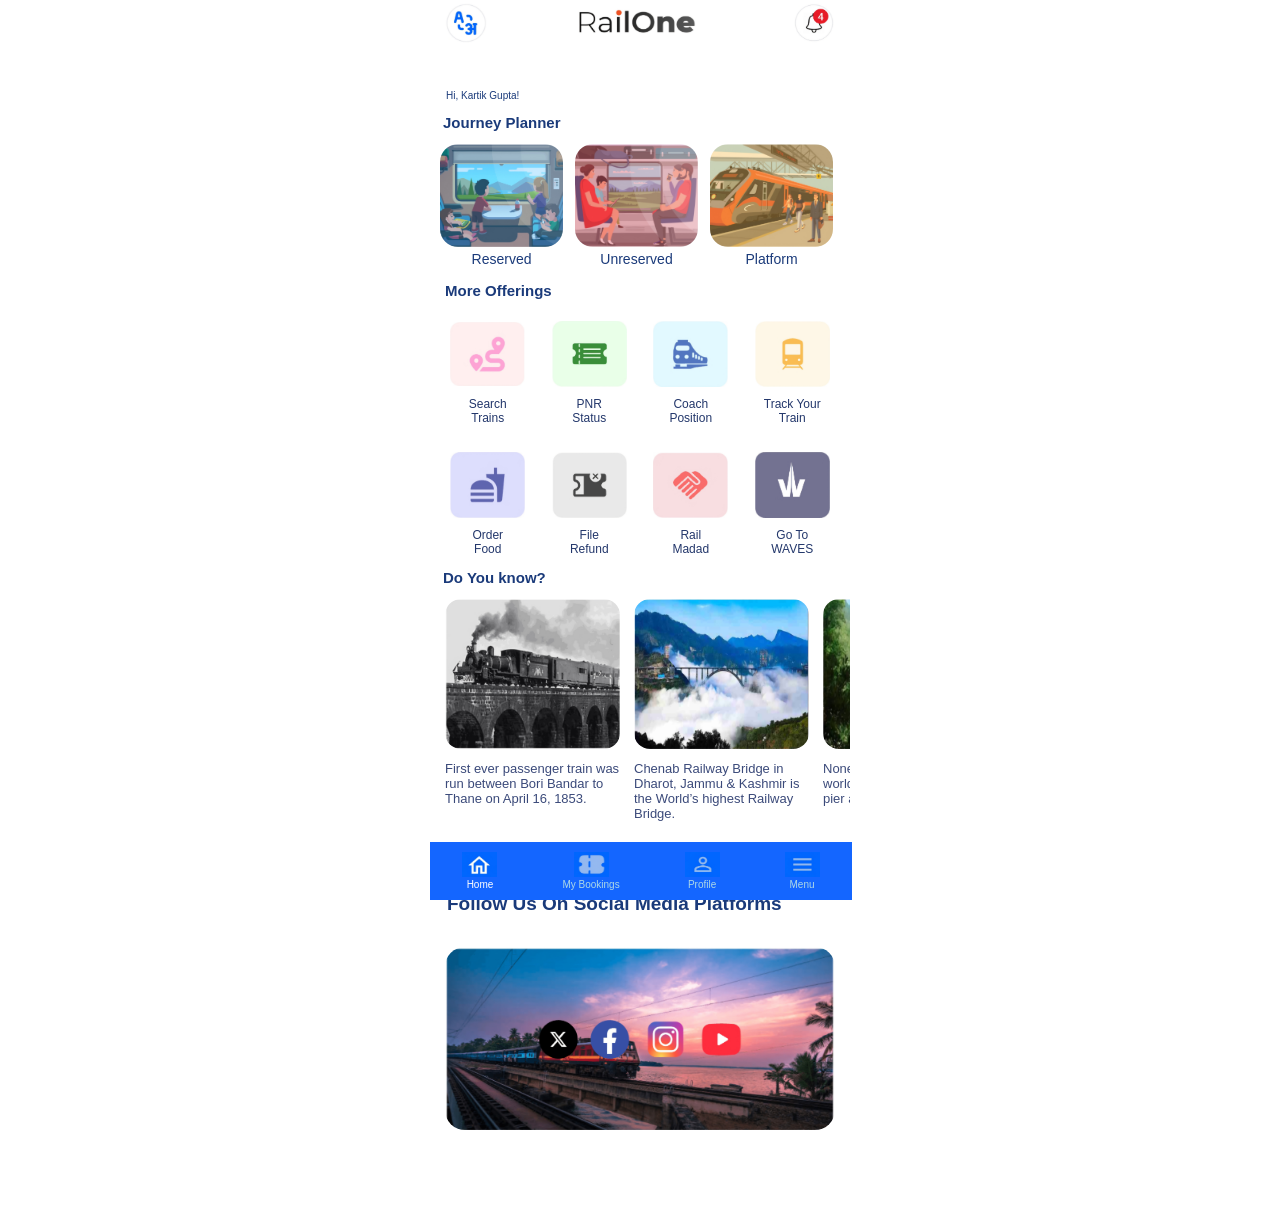
<file: index.html>
<!DOCTYPE html>
<html>

<head>

    <meta name="viewport" content="width=device-width, initial-scale=1.0">

    <title>RailOne UI Clone</title>

    <link rel="stylesheet" href="Style/index.css">

    <link href="https://cdn.jsdelivr.net/npm/boxicons@2.1.4/css/boxicons.min.css" rel="stylesheet">

</head>


<body>

    <div class="app">

        <!-- TOP BAR -->

        <div class="topbar">

            <div class="circle lang">
                <img src="image/LANG.jpg" class="custom-icon1">
            </div>

            <div class="logo">
               <img src="image/rail.jpg" >
            </div>

            <div class="circle bell">

                <img src="image/bell.jpg" class="custom-icon1">

            </div>

        </div>



        <!-- GREETING -->

        <p class="hello">Hi, Kartik Gupta!</p>



        <!-- JOURNEY PLANNER -->

        <h2>Journey Planner</h2>

        <div class="planner">

            <div class="plan">
                <img src="image/reserved.jpg">
                <p>Reserved</p>
            </div>

            <div class="plan">
                <img src="image/unreserved.jpg">
                <p>Unreserved</p>
            </div>

            <div class="plan">
                <img src="image/platorm.jpg">
                <p>Platform</p>
            </div>

        </div>



        <!-- MORE OFFERINGS -->

<section class="offerings">

    <h2 class="section-title">More Offerings</h2>

    <div class="offer-grid">

        <div class="offer-item">
            <div class="icon pink">
                <img src="image/b1.jpg" class="custom-icon">
            </div>
            <p>Search<br>Trains</p>
        </div>

        <div class="offer-item">
            <div class="icon green">
                <img src="image/b2.jpg" class="custom-icon">
            </div>
            <p>PNR<br>Status</p>
        </div>

        <div class="offer-item">
            <div class="icon blue">
                <img src="image/b3.jpg" class="custom-icon">
            </div>
            <p>Coach<br>Position</p>
        </div>

        <div class="offer-item">
            <div class="icon yellow">
                <img src="image/b4.jpg" class="custom-icon">
            </div>
            <p>Track Your<br>Train</p>
        </div>

        <div class="offer-item">
            <div class="icon purple">
                <img src="image/b5.jpg" class="custom-icon">
            </div>
            <p>Order<br>Food</p>
        </div>

        <div class="offer-item">
            <div class="icon grey">
                <img src="image/b6.jpg" class="custom-icon">
            </div>
            <p>File<br>Refund</p>
        </div>

        <div class="offer-item">
            <div class="icon red">
                <img src="image/b7.jpg" class="custom-icon">
            </div>
            <p>Rail<br>Madad</p>
        </div>

        <div class="offer-item">
            <div class="icon dark">
               <img src="image/b8.jpg" class="custom-icon">
            </div>
            <p>Go To<br>WAVES</p>
        </div>

    </div>

</section>


        <!-- DO YOU KNOW -->

        <h2>Do You know?</h2>

        <div class="facts">

            <div class="fact">
                <img src="image/A1.jpg">
                <p>
                    First ever passenger train was run between Bori Bandar to Thane on April 16, 1853.
                </p>
            </div>

            <div class="fact">
                <img src="image/A2.jpg">
                <p>
                    Chenab Railway Bridge in Dharot, Jammu & Kashmir is the World’s highest Railway Bridge.
                </p>
            </div>

            <div class="fact">
                    <img src="image/A5.jpg">
                    <p>
                        Noney Bridge is going to be world's tallest railway bridge pier at a height of141 meters.
                    </p>
                </div>

                <div class="fact">
                    <img src="image/A3.jpg">
                    <p>
                        Shree Siddharoodha Swamij Railwav Station Hubballi is world's longest Railway Platform with length of 1505 meters.
                    </p>
                </div>
            
               <div class="fact">
                    <img src="image/A4.jpg">
                    <p>
                        99% Electrification is achieved in Indian Railways.
                    </p>
                </div> 

        </div>



        <!-- SOCIAL MEDIA -->

        <h2 class="social-h">Follow Us On Social Media Platforms</h2>

        <div class="social">

            <img src="image/social.jpg">

        </div>



        <!-- BOTTOM NAV -->

        <div class="bottomnav">

            <div class="nav active">
                <a href="index.html">
                    <img src="image/home.jpg" class="nlogo">
                </a>
                <p style="color:white;">Home</p>
            </div>

            <div class="nav">
                <a href="Booking/upcoming.html">
                    <img src="image/booki.jpg" class="nlogo">
                </a>
                <p>My Bookings</p>
            </div>

            <div class="nav">
                <a href="#">
                    <img src="image/you.jpg" class="nlogo">
                </a>
                <p>Profile</p>
            </div>

            <div class="nav">
                <a href="">
                    <img src="image/menu.jpg" class="nlogo">
                </a>
                <p>Menu</p>
            </div>

        </div>

    </div>

</body>

</html>
</file>
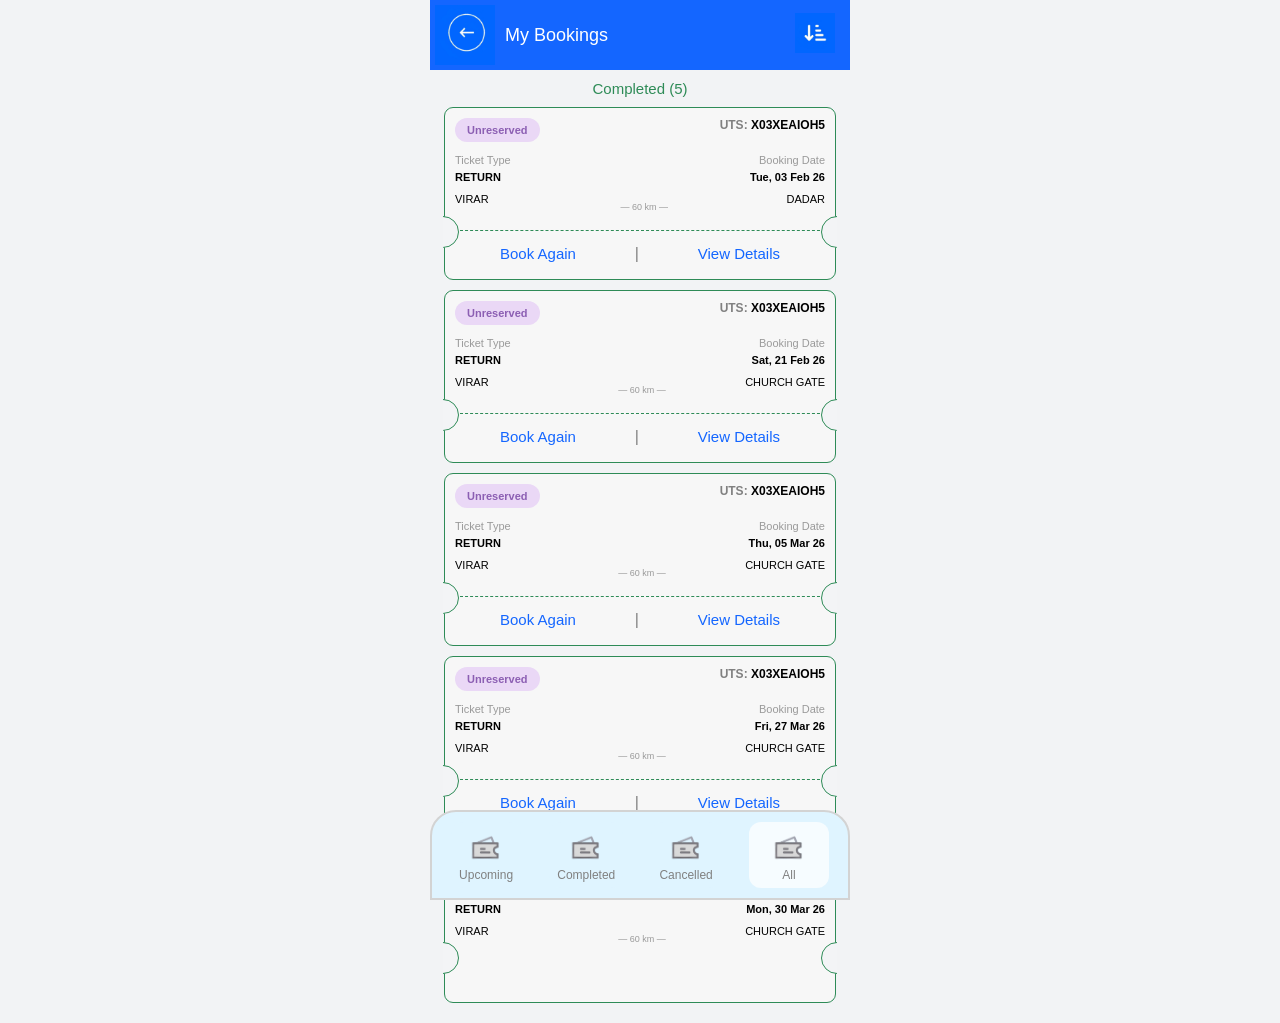
<file: Booking/all.html>
<!DOCTYPE html>
<html lang="en">
<head>
    <meta charset="UTF-8">
    <meta name="viewport" content="width=device-width, initial-scale=1.0">
    <title>Completed</title>
    <link rel="stylesheet" href="../Style/complete.css">
    <link href='https://unpkg.com/boxicons@2.1.4/css/boxicons.min.css' rel='stylesheet'>
    <link href="https://fonts.googleapis.com/css2?family=Roboto:wght@300;400;500;700&display=swap" rel="stylesheet">
</head>

<body>

<div class="app">

    <!-- TOP BAR -->
    <div class="topbar">

        <a href="../index.html" class="back-btn">
            <img src="../image/back.jpg" class="fi2">
        </a>

        <h2>My Bookings</h2>

        <a href="#" class="filter-icon">
            <img src="../image/filter.jpg" class="fi">
        </a>

    </div>

    <!-- CONTENT -->
    <div class="content">

        <div class="status"> Completed (5)</div>

<!-- TICKET 1 -->
<div class="ticket">

<div class="ticket-header">
<div class="tag">Unreserved</div>
<div class="uts"><span> UTS:</span> X03XEAIOH5</div>
</div>

<div class="ticket-body">

<div>
<p class="label">Ticket Type</p>
<p class="value">RETURN</p>
<p class="station">VIRAR</p>
</div>

<div class="center">— 60 km —</div>

<div>
<p class="label1">Booking Date</p>
<p class="value1">Tue, 03 Feb 26</p>
<p class="station1">DADAR</p>
</div>

</div>

<div class="divider"></div>

<div class="ticket-actions">
<a href="book.html">Book Again</a>
<span>|</span>
<a href="detail.html">View Details</a>
</div>

</div>

<!-- TICKET 2 -->
<div class="ticket">

<div class="ticket-header">
<div class="tag">Unreserved</div>
<div class="uts"><span> UTS:</span> X03XEAIOH5</div>
</div>

<div class="ticket-body">

<div>
<p class="label">Ticket Type</p>
<p class="value">RETURN</p>
<p class="station">VIRAR</p>
</div>

<div class="center">— 60 km —</div>

<div>
<p class="label1">Booking Date</p>
<p class="value1">Sat, 21 Feb 26</p>
<p class="station1">CHURCH GATE</p>
</div>

</div>

<div class="divider"></div>

<div class="ticket-actions">
<a href="book.html">Book Again</a>
<span>|</span>
<a href="detail2.html">View Details</a>
</div>

</div>

<!-- TICKET 3 -->
<div class="ticket">

<div class="ticket-header">
<div class="tag">Unreserved</div>
<div class="uts"><span> UTS:</span> X03XEAIOH5</div>
</div>

<div class="ticket-body">

<div>
<p class="label">Ticket Type</p>
<p class="value">RETURN</p>
<p class="station">VIRAR</p>
</div>

<div class="center">— 60 km —</div>

<div>
<p class="label1">Booking Date</p>
<p class="value1">Thu, 05 Mar 26</p>
<p class="station1">CHURCH GATE</p>
</div>

</div>

<div class="divider"></div>

<div class="ticket-actions">
<a href="book.html">Book Again</a>
<span>|</span>
<a href="detail2.html">View Details</a>
</div>

</div>

<!-- TICKET 4 -->
<div class="ticket">

<div class="ticket-header">
<div class="tag">Unreserved</div>
<div class="uts"><span> UTS:</span> X03XEAIOH5</div>
</div>

<div class="ticket-body">

<div>
<p class="label">Ticket Type</p>
<p class="value">RETURN</p>
<p class="station">VIRAR</p>
</div>

<div class="center">— 60 km —</div>

<div>
<p class="label1">Booking Date</p>
<p class="value1">Fri, 27 Mar 26</p>
<p class="station1">CHURCH GATE</p>
</div>

</div>

<div class="divider"></div>

<div class="ticket-actions">
<a href="book.html">Book Again</a>
<span>|</span>
<a href="detail2.html">View Details</a>
</div>

</div>

<!-- TICKET 5 -->
<div class="ticket">

<div class="ticket-header">
<div class="tag">Unreserved</div>
<div class="uts"><span> UTS:</span> X03XEAIOH5</div>
</div>

<div class="ticket-body">

<div>
<p class="label">Ticket Type</p>
<p class="value">RETURN</p>
<p class="station">VIRAR</p>
</div>

<div class="center">— 60 km —</div>

<div>
<p class="label1">Booking Date</p>
<p class="value1">Mon, 30 Mar 26</p>
<p class="station1">CHURCH GATE</p>
</div>

</div>

        <!-- BOTTOM NAV -->
        <div class="tabs">

            <a href="upcoming.html" class="tab">
                <img src="../image/t3.png" class="nlogo">
                <p>Upcoming</p>
            </a>

            <a href="complete.html" class="tab">
                <img src="../image/t3.png" class="nlogo">
                <p>Completed</p>
            </a>

            <a href="cancel.html" class="tab">
                <img src="../image/t3.png" class="nlogo">
                <p>Cancelled</p>
            </a>

            <a href="all.html" class="tab">
                <img src="../image/t3.png" class="nlogo">
                <p>All</p>
            </a>

        </div>

    </div>
    <script src="script.js"></script>
</body>
</html>
</file>
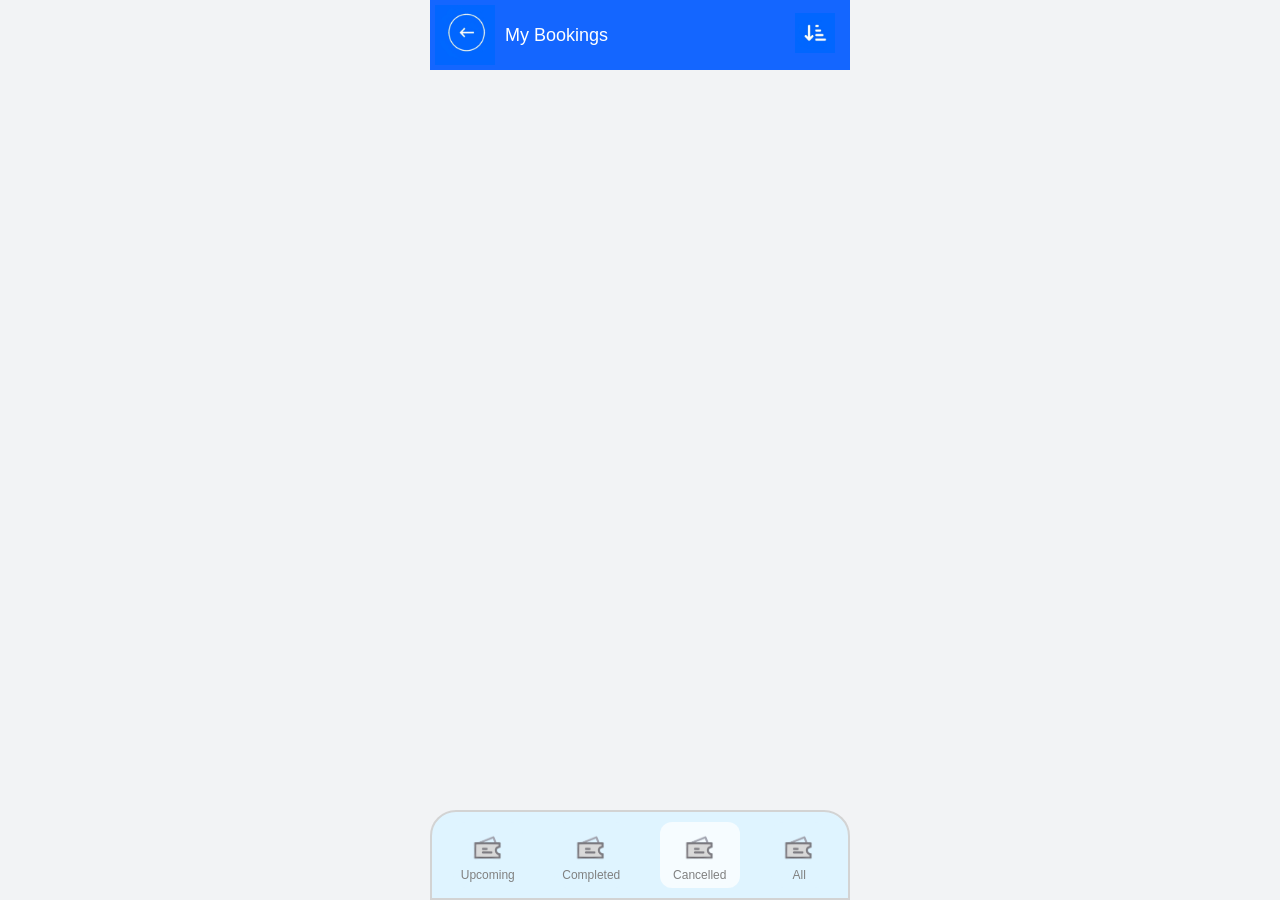
<file: Booking/cancel.html>
<!DOCTYPE html>
<html lang="en">
<head>
    <meta charset="UTF-8">
    <meta name="viewport" content="width=device-width, initial-scale=1.0">
    <title>Completed</title>
    <link rel="stylesheet" href="../Style/complete.css">
    <link href='https://unpkg.com/boxicons@2.1.4/css/boxicons.min.css' rel='stylesheet'>
    <link href="https://fonts.googleapis.com/css2?family=Roboto:wght@300;400;500;700&display=swap" rel="stylesheet">
</head>

<body>

<div class="app">

    <!-- TOP BAR -->
    <div class="topbar">

        <a href="../index.html" class="back-btn">
            <img src="../image/back.jpg" class="fi2">
        </a>

        <h2>My Bookings</h2>

        <a href="#" class="filter-icon">
            <img src="../image/filter.jpg" class="fi">
        </a>

    </div>


        <!-- BOTTOM NAV -->
        <div class="tabs">

            <a href="upcoming.html" class="tab">
                <img src="../image/t3.png" class="nlogo">
                <p>Upcoming</p>
            </a>

            <a href="complete.html" class="tab">
                <img src="../image/t3.png" class="nlogo">
                <p>Completed</p>
            </a>

            <a href="cancel.html" class="tab">
                <img src="../image/t3.png" class="nlogo">
                <p>Cancelled</p>
            </a>

            <a href="all.html" class="tab">
                <img src="../image/t3.png" class="nlogo">
                <p>All</p>
            </a>

        </div>

    </div>
    <script src="script.js"></script>
</body>
</html>
</file>
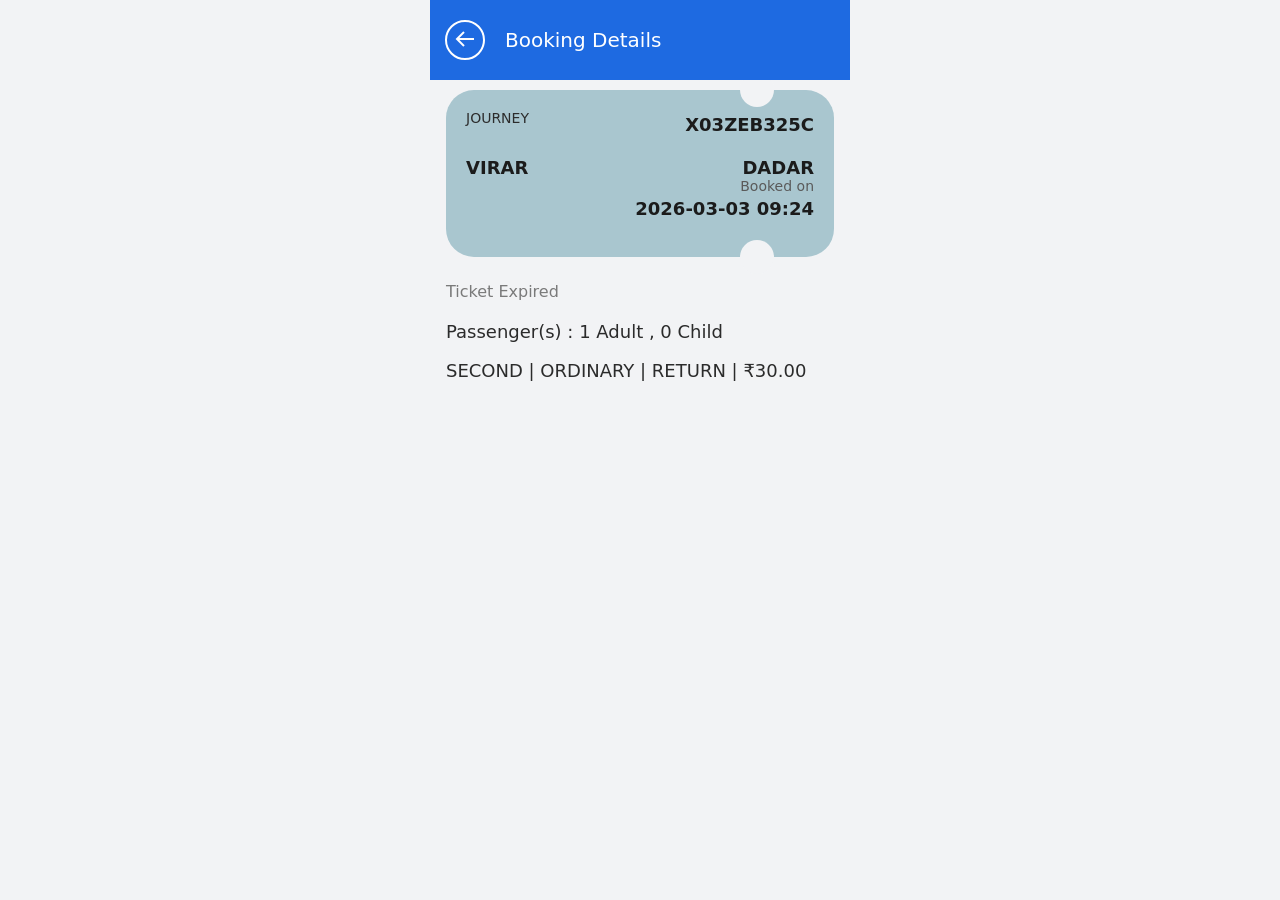
<file: Booking/detail.html>
<!DOCTYPE html>
<html lang="en">
<head>
<meta charset="UTF-8">
<meta name="viewport" content="width=device-width, initial-scale=1.0">
<link href='https://unpkg.com/boxicons@2.1.4/css/boxicons.min.css' rel='stylesheet'>
<title>Booking Details</title>

<style>
*{
margin:0;
padding:0;
box-sizing:border-box;
font-family: system-ui, -apple-system, sans-serif;
}

body{
background:#f2f3f5;
display:flex;
justify-content:center;
}

.app{
width:100%;
max-width:420px;
min-height:100vh;
background:#f2f3f5;
}

/* TOP BAR */
.topbar{
position:fixed;
top:0;
left:0;
right:0;
height:80px;
background:#1e6ae1;
display:flex;
align-items:center;
padding:0 15px;
color:white;
max-width:420px;
margin:auto;
z-index:1000;
}

.back-btn{
text-decoration:none;
color:white;
width:40px;
height:40px;
display:flex;
align-items:center;
justify-content:center;
border-radius:50%;
border:2px solid white;
transition:0.3s;
margin-right: 20px;
}

.back-btn i{
font-size:24px;
text-align: center;
transition:0.3s;
}

.title{
font-size:20px;
font-weight:500;
}

/* CONTENT */
.content{
padding:90px 16px 20px;
}

/* CARD */
.card{
background:#a9c6cf;
border-radius:28px;
padding:20px;
position:relative;
color:#1b1b1b;
}

/* CUT EFFECT */
.card::before,
.card::after{
content:"";
position:absolute;
right:60px;
width:34px;
height:34px;
background:#f2f3f5;
border-radius:50%;
}

.card::before{
top:-17px;
}

.card::after{
bottom:-17px;
}

/* GRID */
.row{
display:flex;
justify-content:space-between;
margin-bottom:18px;
}

.label{
font-size:14px;
color:#2c2c2c;
}

.value{
font-size:18px;
font-weight:600;
margin-top:4px;
}

/* SMALL TEXT */
.sub{
color:#5a5a5a;
font-size:14px;
}

/* INFO TEXT */
.info{
margin-top:25px;
}

.info p{
margin-bottom:18px;
font-size:18px;
color:#2b2b2b;
}

.expired{
color:#7a7a7a;
font-size:16px;
margin-bottom:20px;
}

/* RESPONSIVE */
@media(max-width:360px){
.value{font-size:16px;}
.info p{font-size:16px;}
}
</style>

</head>

<body>

<div class="app">

<!-- TOP BAR -->
<div class="topbar">
<a href="complete.html" class="back-btn">
        <i class='bx bx-arrow-back'></i>
    </a>
<div class="title">Booking Details</div>
</div>

<!-- CONTENT -->
<div class="content">

<!-- CARD -->
<div class="card">

<div class="row">
<div>
<div class="label">JOURNEY</div>
</div>
<div class="value">X03ZEB325C</div>
</div>

<div class="row">
<div>
<div class="value">VIRAR</div>
</div>

<div style="text-align:right;">
<div class="value">DADAR</div>
<div class="sub">Booked on</div>
<div class="value">2026-03-03 09:24</div>
</div>
</div>

</div>

<!-- INFO -->
<div class="info">

<div class="expired">Ticket Expired</div>

<p>Passenger(s) : 1 Adult , 0 Child</p>

<p>SECOND | ORDINARY | RETURN | ₹30.00</p>

</div>

</div>

</div>

</body>
</html>
</file>
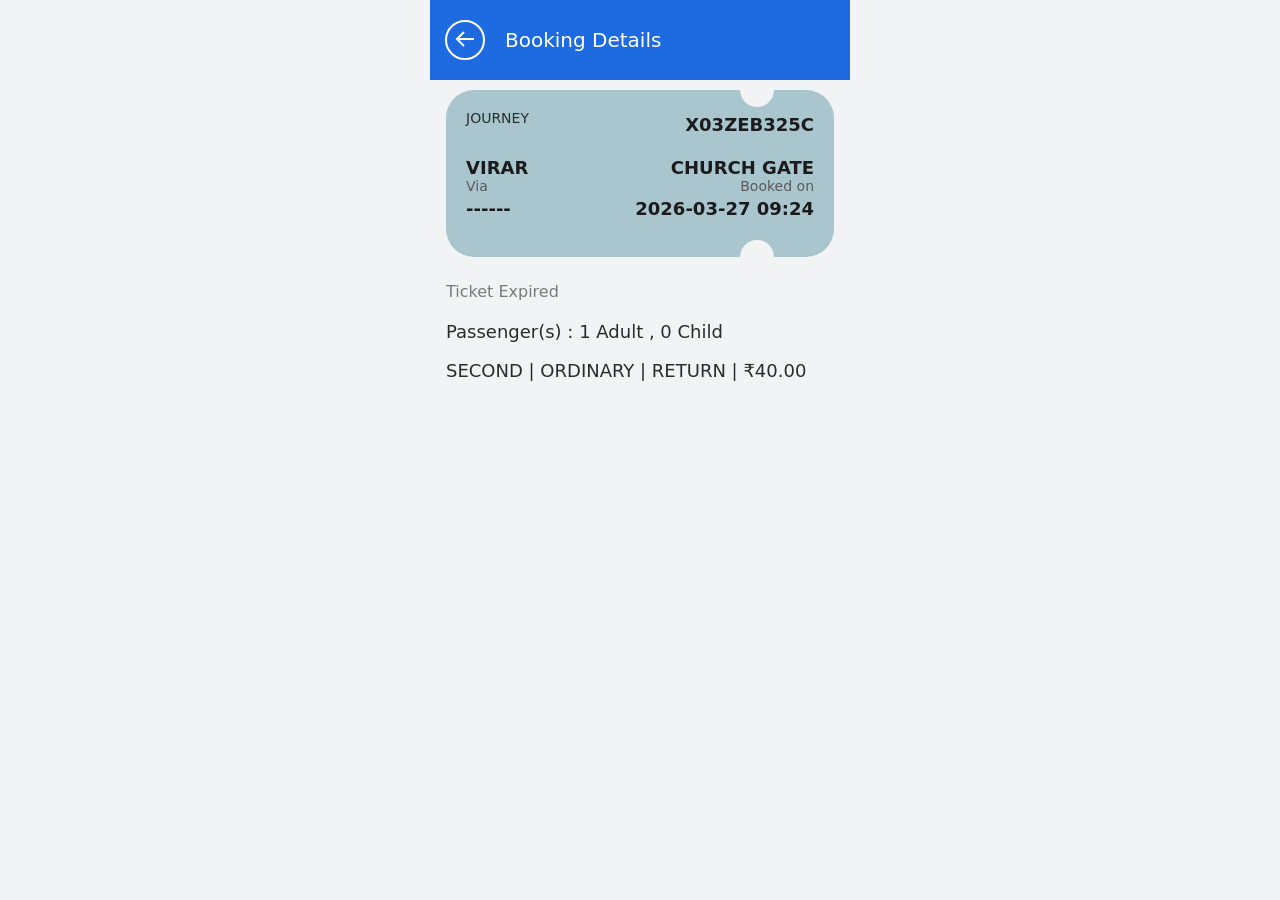
<file: Booking/detail2.html>
<!DOCTYPE html>
<html lang="en">
<head>
<meta charset="UTF-8">
<meta name="viewport" content="width=device-width, initial-scale=1.0">
<link href='https://unpkg.com/boxicons@2.1.4/css/boxicons.min.css' rel='stylesheet'>
<title>Booking Details</title>

<style>
*{
margin:0;
padding:0;
box-sizing:border-box;
font-family: system-ui, -apple-system, sans-serif;
}

body{
background:#f2f3f5;
display:flex;
justify-content:center;
}

.app{
width:100%;
max-width:420px;
min-height:100vh;
background:#f2f3f5;
}

/* TOP BAR */
.topbar{
position:fixed;
top:0;
left:0;
right:0;
height:80px;
background:#1e6ae1;
display:flex;
align-items:center;
padding:0 15px;
color:white;
max-width:420px;
margin:auto;
z-index:1000;
}

.back-btn{
text-decoration:none;
color:white;
width:40px;
height:40px;
display:flex;
align-items:center;
justify-content:center;
border-radius:50%;
border:2px solid white;
transition:0.3s;
margin-right: 20px;
}

.back-btn i{
font-size:24px;
text-align: center;
transition:0.3s;
}

.title{
font-size:20px;
font-weight:500;
}

/* CONTENT */
.content{
padding:90px 16px 20px;
}

/* CARD */
.card{
background:#a9c6cf;
border-radius:28px;
padding:20px;
position:relative;
color:#1b1b1b;
}

/* CUT EFFECT */
.card::before,
.card::after{
content:"";
position:absolute;
right:60px;
width:34px;
height:34px;
background:#f2f3f5;
border-radius:50%;
}

.card::before{
top:-17px;
}

.card::after{
bottom:-17px;
}

/* GRID */
.row{
display:flex;
justify-content:space-between;
margin-bottom:18px;
}

.label{
font-size:14px;
color:#2c2c2c;
}

.value{
font-size:18px;
font-weight:600;
margin-top:4px;
}

/* SMALL TEXT */
.sub{
color:#5a5a5a;
font-size:14px;
}

/* INFO TEXT */
.info{
margin-top:25px;
}

.info p{
margin-bottom:18px;
font-size:18px;
color:#2b2b2b;
}

.expired{
color:#7a7a7a;
font-size:16px;
margin-bottom:20px;
}

/* RESPONSIVE */
@media(max-width:360px){
.value{font-size:16px;}
.info p{font-size:16px;}
}
</style>

</head>

<body>

<div class="app">

<!-- TOP BAR -->
<div class="topbar">
<a href="complete.html" class="back-btn">
        <i class='bx bx-arrow-back'></i>
    </a>
<div class="title">Booking Details</div>
</div>

<!-- CONTENT -->
<div class="content">

<!-- CARD -->
<div class="card">

<div class="row">
<div>
<div class="label">JOURNEY</div>
</div>
<div class="value">X03ZEB325C</div>
</div>

<div class="row">
<div>
<div class="value">VIRAR</div>
<div class="sub">Via</div>
<div class="value">------</div>
</div>

<div style="text-align:right;">
<div class="value">CHURCH GATE</div>
<div class="sub">Booked on</div>
<div class="value">2026-03-27 09:24</div>
</div>
</div>

</div>

<!-- INFO -->
<div class="info">

<div class="expired">Ticket Expired</div>

<p>Passenger(s) : 1 Adult , 0 Child</p>

<p>SECOND | ORDINARY | RETURN | ₹40.00</p>

</div>

</div>

</div>

</body>
</html>
</file>
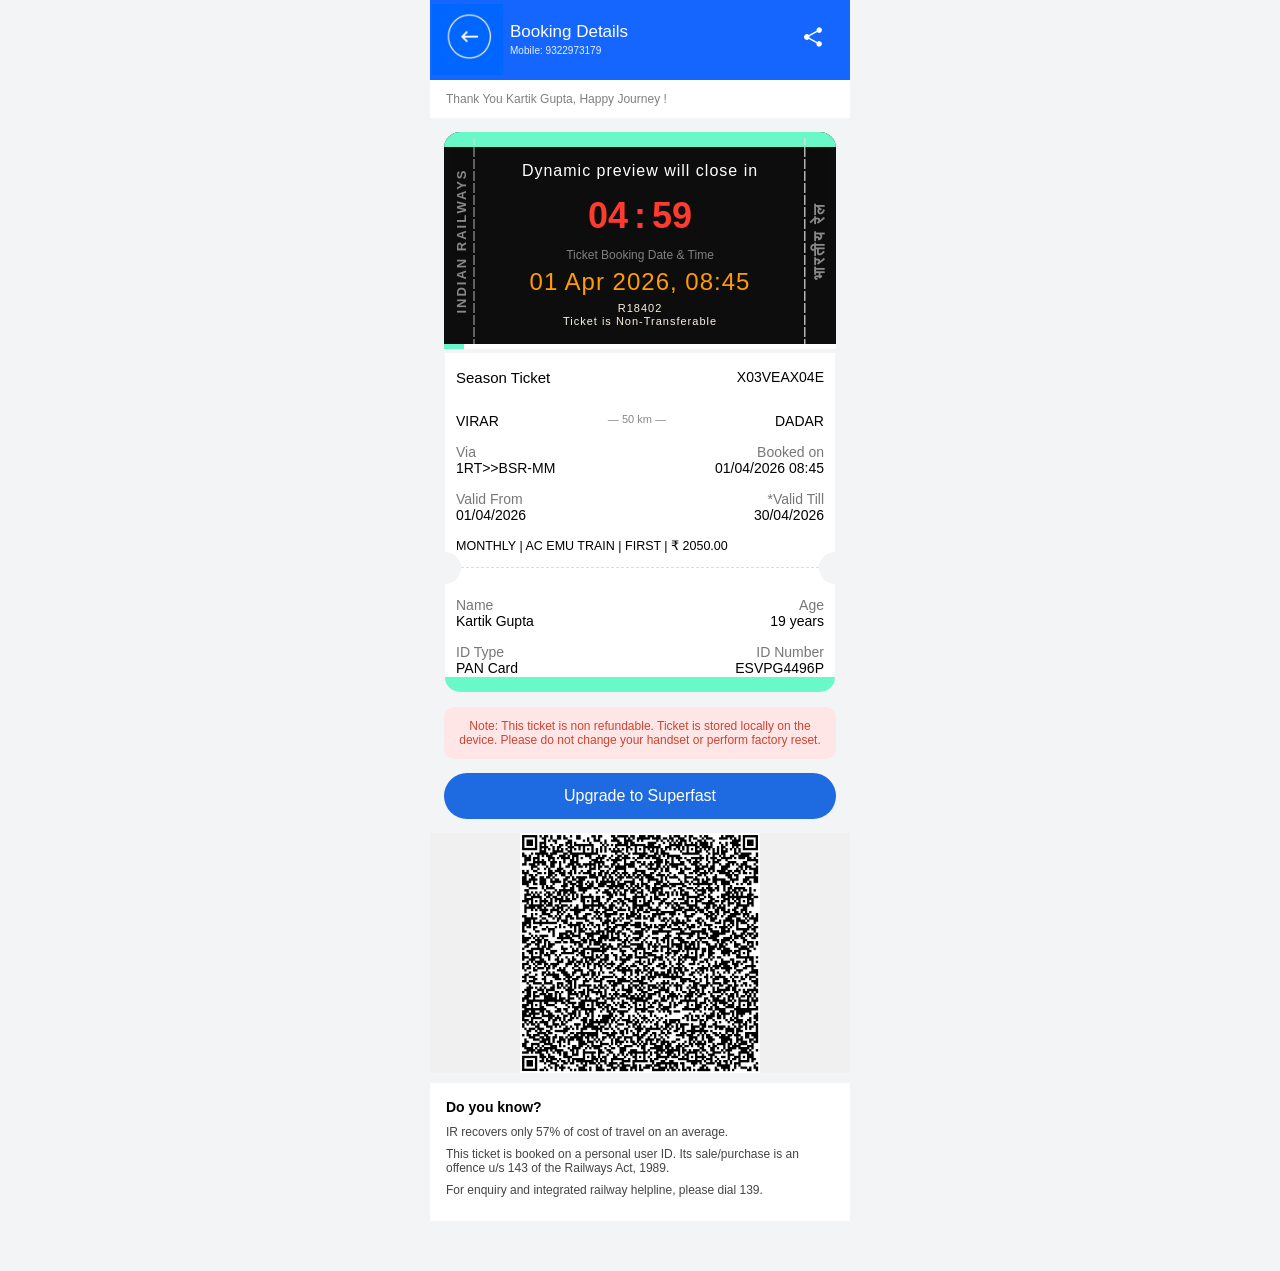
<file: Booking/ticket-AC-pass.html>
<!DOCTYPE html>
<html lang="en">

<head>

    <meta charset="UTF-8">
    <meta name="viewport" content="width=device-width, initial-scale=1.0">

    <title>Booking Details</title>

    <link rel="stylesheet" href="../Style/ticket-pass.css">

    <!-- BOXICONS -->
    <link href='https://unpkg.com/boxicons@2.1.4/css/boxicons.min.css' rel='stylesheet'>
    <!-- Add in <head> -->
<link href="https://fonts.googleapis.com/css2?family=Roboto:wght@300;400;500;700&display=swap" rel="stylesheet">

</head>

<body>

    <div class="app">

        <!-- HEADER -->

        <div class="header">
            <div class="header-top">

                <div class="left">
                    <div class="back">
                        <a href="upcoming.html" class="back-btn">
                            <img src="../image/back.jpg" class="fi2">
                        </a>
                    </div>

                    <div style="margin-left:10px">
                        <div class="title">Booking Details</div>
                        <div class="mobile">MobiIe: 9322973179</div>
                    </div>

                </div>

                <div class="share">
                    <a href="../index.html">

                        <svg xmlns="http://www.w3.org/2000/svg" viewBox="0 0 24 24" fill="currentColor" class="size-6">
                            <path fill-rule="evenodd"
                                d="M15.75 4.5a3 3 0 1 1 .825 2.066l-8.421 4.679a3.002 3.002 0 0 1 0 1.51l8.421 4.679a3 3 0 1 1-.729 1.31l-8.421-4.678a3 3 0 1 1 0-4.132l8.421-4.679a3 3 0 0 1-.096-.755Z"
                                clip-rule="evenodd" />
                        </svg>
                    </a>
                </div>

            </div>
        </div>

        <div class="msg">
            Thank You Kartik Gupta, Happy Journey !
        </div>

        <!-- DYNAMIC PREVIEW -->

        <div class="dynamic">
            <div class="rail-left">INDIAN RAILWAYS</div>
            <div class="rail-right">भारतीय रेल </div>

            <div class="div">Dynamic preview will close in</div>
            <div class="timer">
            <div class="digit" id="min"></div>
            <span>:</span>
            <div class="digit" id="sec"></div>
            </div>

            <div class=tb >Ticket Booking Date & Time</div>
            <div class="booking-time">01 Apr 2026, 08:45</div>

            <div class="sort">
                R18402
            </div>

            <div class="sort1">
                Ticket is Non-Transferable
            </div>
        </div>

        <!-- TICKET CARD -->

        <div class="ticket">
            <div class="bottom-strip"></div>

            <div class="row">
                <div class="t">Season Ticket</div>
                <div class="tid">X03VEAX04E</div>
            </div>

            <div class="row">
                <div class="station">VIRAR</div>
                <div class="center">— 50 km —</div>
                <div class="station">DADAR</div>
            </div>

            <div class="row">
                <div>
                    <div class="label">Via</div>
                    <div class="station"> 1RT>>BSR-MM</div>
                </div>

                <div>
                    <div class="label2">Booked on</div>
                    <div class="label3">01/04/2026 08:45</div>
                </div>
            </div>

            <div class="row">
                <div>
                    <div class="label">Valid From</div>
                    <div class="station">01/04/2026</div>
                </div>

                <div>
                    <div class="label2">*Valid Till</div>
                    <div class="label3">30/04/2026</div>
                </div>
            </div>

            <div class="price">
                <p>MONTHLY | AC EMU TRAIN | FIRST | ₹ 2050.00</p>
            </div>

            <div class="passenger">
                <div class="row">
                    <div>
                        <div class="label">Name</div>
                        <div class="station">Kartik Gupta</div>
                    </div>

                    <div>
                        <div class="label2">Age</div>
                        <div class="label3">19 years</div>
                    </div>
                </div>

                <div class="row">
                    <div>
                        <div class="label">ID Type</div>
                        <div class="station">PAN Card</div>
                    </div>

                    <div>
                        <div class="label2">ID Number</div>
                        <div class="label3">ESVPG4496P</div>
                    </div>
                </div>
            </div>

        </div>

        <div class="note">
            Note: This ticket is non refundable. Ticket is stored locally on the device.
            Please do not change your handset or perform factory reset.
        </div>

        <div class="btn">
            Upgrade to Superfast
        </div>

        <div class="qr">
            <img src="../image/QR.png">
        </div>

        <div class="info">
            <h3>Do you know?</h3>
            <p>IR recovers only 57% of cost of travel on an average.</p>
            <p>This ticket is booked on a personal user ID. Its sale/purchase is an offence u/s 143 of the Railways Act,
                1989.</p>
            <p>For enquiry and integrated railway helpline, please dial 139.</p>
        </div>

    </div>

<script src="ticket.js"></script>

</body>

</html>
</file>
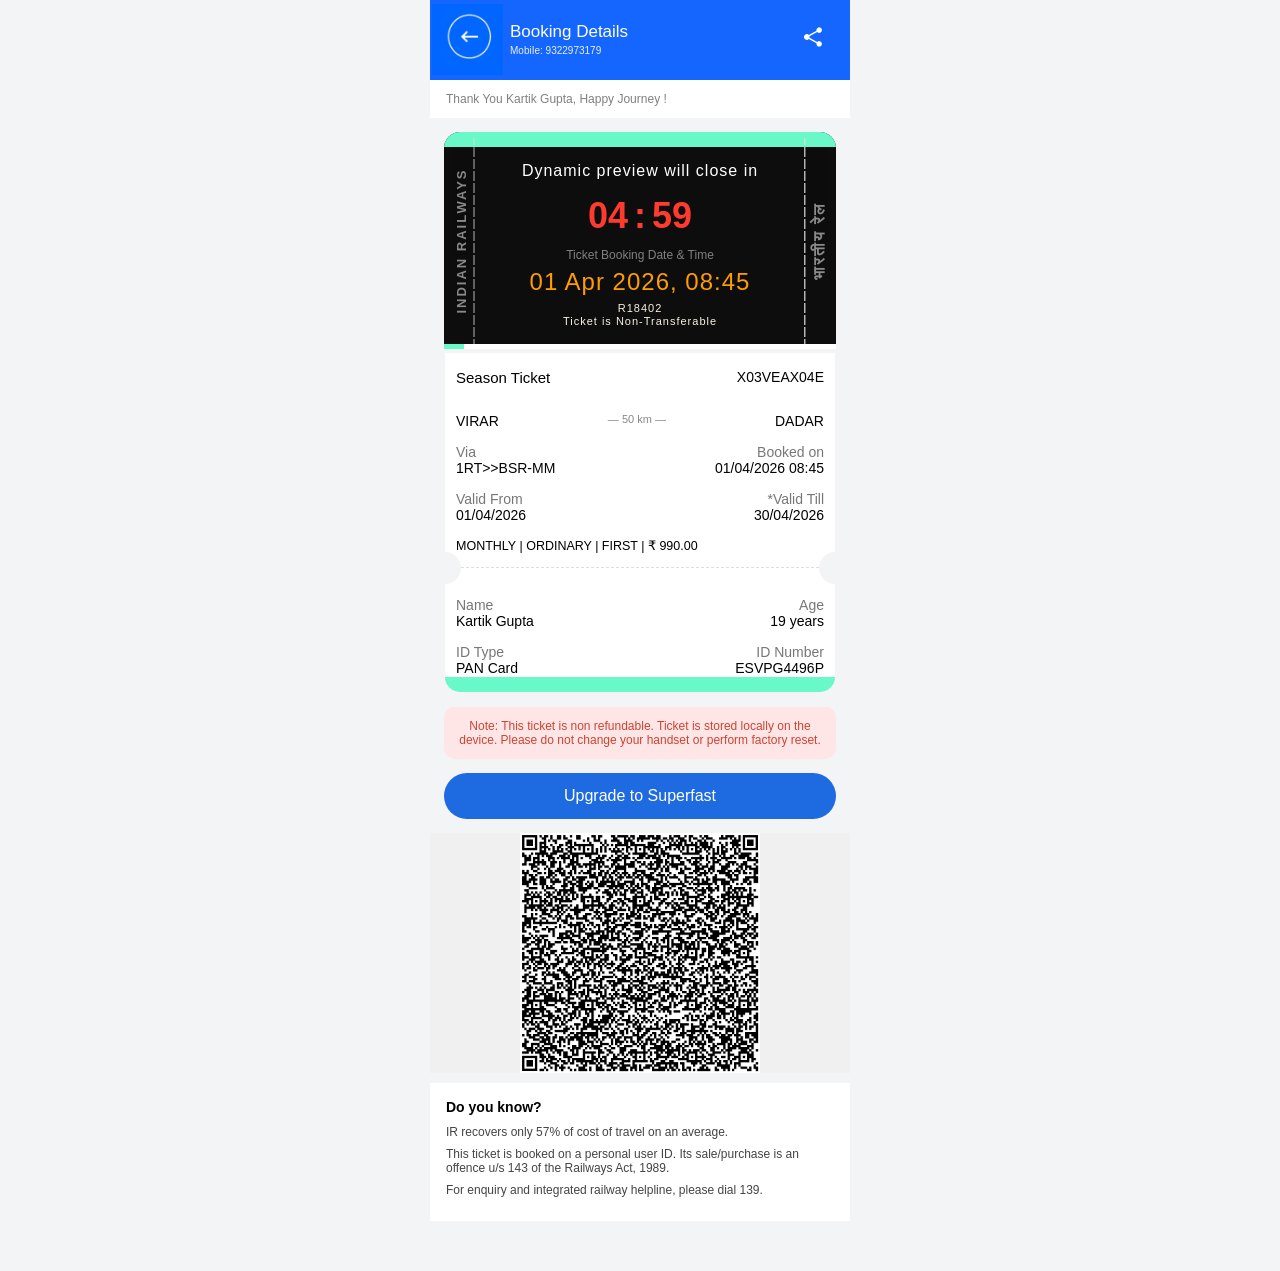
<file: Booking/ticket-pass.html>
<!DOCTYPE html>
<html lang="en">

<head>

    <meta charset="UTF-8">
    <meta name="viewport" content="width=device-width, initial-scale=1.0">

    <title>Booking Details</title>

    <link rel="stylesheet" href="../Style/ticket-pass.css">

    <!-- BOXICONS -->
    <link href='https://unpkg.com/boxicons@2.1.4/css/boxicons.min.css' rel='stylesheet'>
    <!-- Add in <head> -->
    <link href="https://fonts.googleapis.com/css2?family=Roboto:wght@300;400;500;700&display=swap" rel="stylesheet">

</head>

<body>

<div class="app">

    <!-- HEADER -->

    <div class="header">
        <div class="header-top">

            <div class="left">
                <div class="back">
                    <a href="upcoming.html" class="back-btn">
                        <img src="../image/back.jpg" class="fi2">
                    </a>
                </div>

                <div style="margin-left:10px">
                    <div class="title">Booking Details</div>
                    <div class="mobile">MobiIe: 9322973179</div>
                </div>

            </div>

            <div class="share">
                <a href="../index.html">

                    <svg xmlns="http://www.w3.org/2000/svg" viewBox="0 0 24 24" fill="currentColor" class="size-6">
                        <path fill-rule="evenodd"
                              d="M15.75 4.5a3 3 0 1 1 .825 2.066l-8.421 4.679a3.002 3.002 0 0 1 0 1.51l8.421 4.679a3 3 0 1 1-.729 1.31l-8.421-4.678a3 3 0 1 1 0-4.132l8.421-4.679a3 3 0 0 1-.096-.755Z"
                              clip-rule="evenodd" />
                    </svg>
                </a>
            </div>

        </div>
    </div>

    <div class="msg">
        Thank You Kartik Gupta, Happy Journey !
    </div>

    <!-- DYNAMIC PREVIEW -->

    <div class="dynamic">
        <div class="rail-left">INDIAN RAILWAYS</div>
        <div class="rail-right">भारतीय रेल </div>

        <div class="div">Dynamic preview will close in</div>
        <div class="timer">
            <div class="digit" id="min"></div>
            <span>:</span>
            <div class="digit" id="sec"></div>
        </div>

        <div class=tb >Ticket Booking Date & Time</div>
        <div class="booking-time">01 Apr 2026, 08:45</div>

        <div class="sort">
            R18402
        </div>

        <div class="sort1">
            Ticket is Non-Transferable
        </div>
    </div>

    <!-- TICKET CARD -->

    <div class="ticket">
        <div class="bottom-strip"></div>

        <div class="row">
            <div class="t">Season Ticket</div>
            <div class="tid">X03VEAX04E</div>
        </div>

        <div class="row">
            <div class="station">VIRAR</div>
            <div class="center">— 50 km —</div>
            <div class="station">DADAR</div>
        </div>

        <div class="row">
            <div>
                <div class="label">Via</div>
                <div class="station"> 1RT>>BSR-MM</div>
            </div>

            <div>
                <div class="label2">Booked on</div>
                <div class="label3">01/04/2026 08:45</div>
            </div>
        </div>

        <div class="row">
            <div>
                <div class="label">Valid From</div>
                <div class="station">01/04/2026</div>
            </div>

            <div>
                <div class="label2">*Valid Till</div>
                <div class="label3">30/04/2026</div>
            </div>
        </div>

        <div class="price">
            <p>MONTHLY | ORDINARY | FIRST | ₹ 990.00</p>
        </div>

        <div class="passenger">
            <div class="row">
                <div>
                    <div class="label">Name</div>
                    <div class="station">Kartik Gupta</div>
                </div>

                <div>
                    <div class="label2">Age</div>
                    <div class="label3">19 years</div>
                </div>
            </div>

            <div class="row">
                <div>
                    <div class="label">ID Type</div>
                    <div class="station">PAN Card</div>
                </div>

                <div>
                    <div class="label2">ID Number</div>
                    <div class="label3">ESVPG4496P</div>
                </div>
            </div>
        </div>

    </div>

    <div class="note">
        Note: This ticket is non refundable. Ticket is stored locally on the device.
        Please do not change your handset or perform factory reset.
    </div>

    <div class="btn">
        Upgrade to Superfast
    </div>

    <div class="qr">
        <img src="../image/QR.png">
    </div>

    <div class="info">
        <h3>Do you know?</h3>
        <p>IR recovers only 57% of cost of travel on an average.</p>
        <p>This ticket is booked on a personal user ID. Its sale/purchase is an offence u/s 143 of the Railways Act,
            1989.</p>
        <p>For enquiry and integrated railway helpline, please dial 139.</p>
    </div>

</div>

<script src="ticket.js"></script>

</body>

</html>
</file>
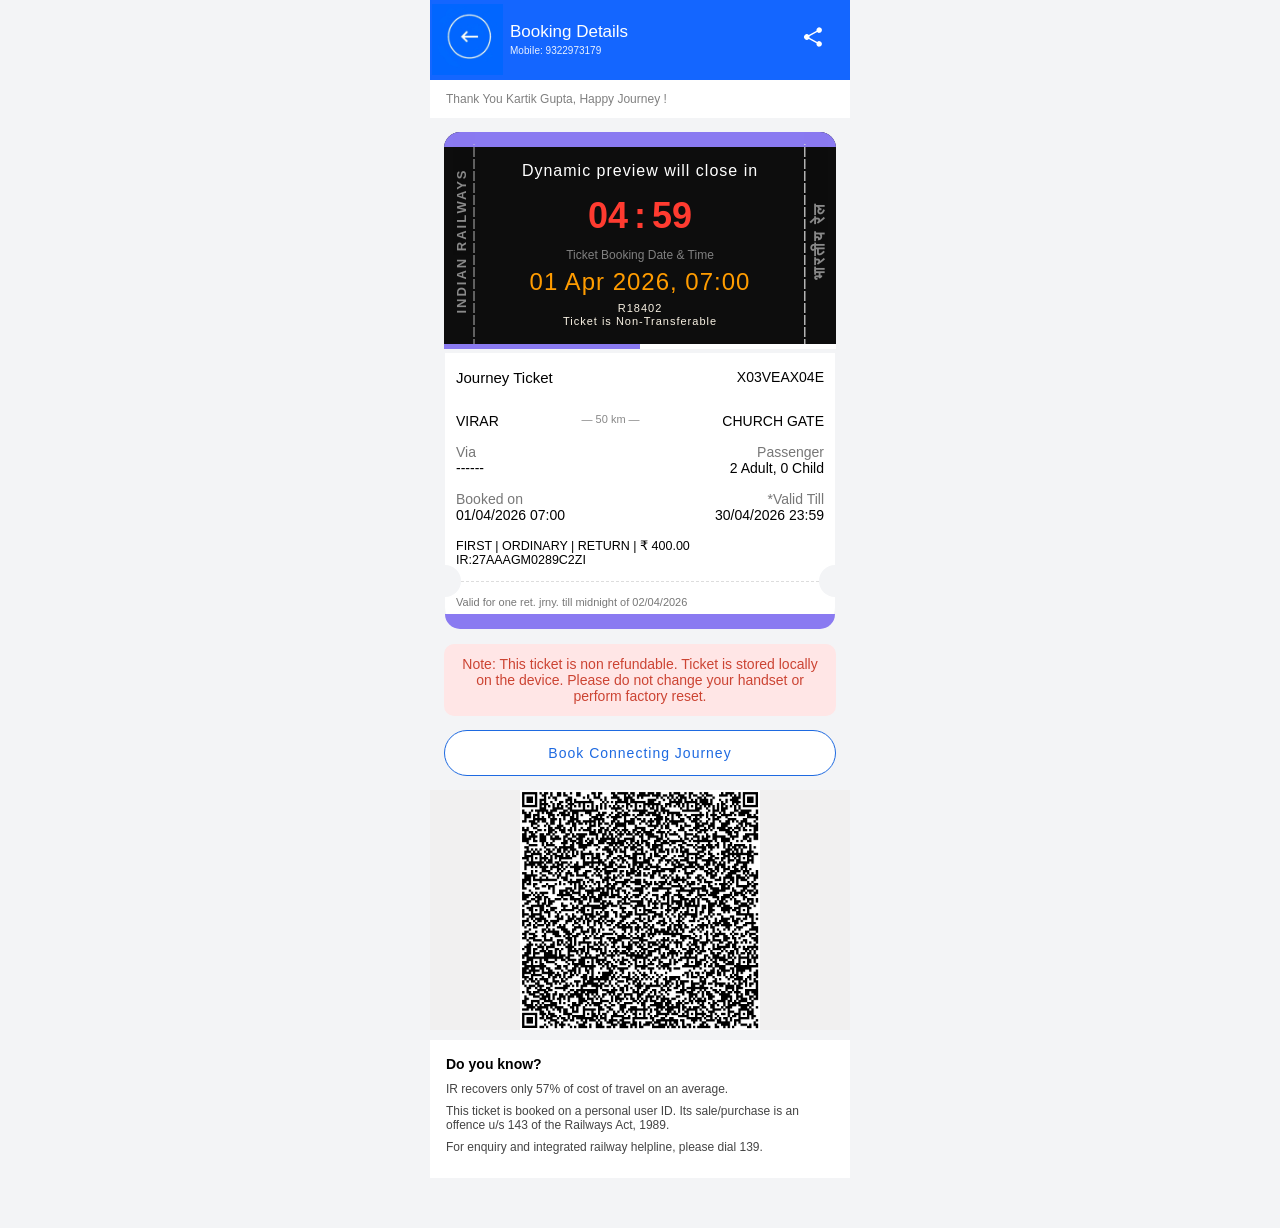
<file: Booking/ticket.html>
<!DOCTYPE html>
<html lang="en">

<head>

    <meta charset="UTF-8">
    <meta name="viewport" content="width=device-width, initial-scale=1.0">

    <title>Booking Details</title>

    <link rel="stylesheet" href="../Style/ticket.css">

    <!-- BOXICONS -->
    <link href='https://unpkg.com/boxicons@2.1.4/css/boxicons.min.css' rel='stylesheet'>
    <!-- Add in <head> -->
<link href="https://fonts.googleapis.com/css2?family=Roboto:wght@300;400;500;700&display=swap" rel="stylesheet">

</head>

<body>

    <div class="app">

        <!-- HEADER -->

        <div class="header">
            <div class="header-top">

                <div class="left">
                    <div class="back">
                        <a href="upcoming.html" class="back-btn">
                            <img src="../image/back.jpg" class="fi2">
                        </a>
                    </div>

                    <div style="margin-left:10px">
                        <div class="title">Booking Details</div>
                        <div class="mobile">MobiIe: 9322973179</div>
                    </div>

                </div>

                <div class="share">
                    <a href="../index.html">

                        <svg xmlns="http://www.w3.org/2000/svg" viewBox="0 0 24 24" fill="currentColor" class="size-6">
                            <path fill-rule="evenodd"
                                d="M15.75 4.5a3 3 0 1 1 .825 2.066l-8.421 4.679a3.002 3.002 0 0 1 0 1.51l8.421 4.679a3 3 0 1 1-.729 1.31l-8.421-4.678a3 3 0 1 1 0-4.132l8.421-4.679a3 3 0 0 1-.096-.755Z"
                                clip-rule="evenodd" />
                        </svg>
                    </a>
                </div>

            </div>
        </div>

        <div class="msg">
            Thank You Kartik Gupta, Happy Journey !
        </div>

        <!-- DYNAMIC PREVIEW -->

        <div class="dynamic">
            <div class="rail-left">INDIAN RAILWAYS</div>
            <div class="rail-right">भारतीय रेल </div>

            <div class="div">Dynamic preview will close in</div>
            <div class="timer">
            <div class="digit" id="min"></div>
            <span>:</span>
            <div class="digit" id="sec"></div>
            </div>

            <div class="tb" >Ticket Booking Date & Time</div>
            <div class="booking-time">01 Apr 2026, 07:00</div>

            <div class="sort">
                R18402
            </div>

            <div class="sort1">
                Ticket is Non-Transferable
            </div>
        </div>

        <!-- TICKET CARD -->

        <div class="ticket">
            <div class="bottom-strip"></div>

            <div class="row">
                <div class="t">Journey Ticket</div>
                <div class="tid">X03VEAX04E</div>
            </div>

            <div class="row">
                <div class="station">VIRAR</div>
                <div class="center">— 50 km —</div>
                <div class="station">CHURCH GATE</div>
            </div>

            <div class="row">
                <div>
                    <div class="label">Via</div>
                    <div class="station"> ------</div>
                </div>

                <div>
                    <div class="label2">Passenger</div>
                    <div class="label3">2 Adult, 0 Child</div>
                </div>
            </div>

            <div class="row">
                <div>
                    <div class="label">Booked on</div>
                    <div class="label3">01/04/2026 07:00</div>
                </div>

                <div>
                    <div class="label2">*Valid Till</div>
                    <div class="label3">30/04/2026 23:59</div>
                </div>
            </div>

            <div class="price">
                <p>FIRST | ORDINARY | RETURN | ₹ 400.00<br>IR:27AAAGM0289C2ZI</p>
            </div>

            <div class="passenger">
                <div class="valid">
                    Valid for one ret. jrny. till midnight of 02/04/2026
                </div> 
            </div>

        </div>

        <div class="note">
            Note: This ticket is non refundable. Ticket is stored locally on the device.
            Please do not change your handset or perform factory reset.
        </div>

        <div class="btn">
            Book Connecting Journey
        </div>

        <div class="qr">
            <img src="../image/QR.png">
        </div>

        <div class="info">
            <h3>Do you know?</h3>
            <p>IR recovers only 57% of cost of travel on an average.</p>
            <p>This ticket is booked on a personal user ID. Its sale/purchase is an offence u/s 143 of the Railways Act,
                1989.</p>
            <p>For enquiry and integrated railway helpline, please dial 139.</p>
        </div>

    </div>

<script src="ticket.js"></script>

</body>

</html>
</file>
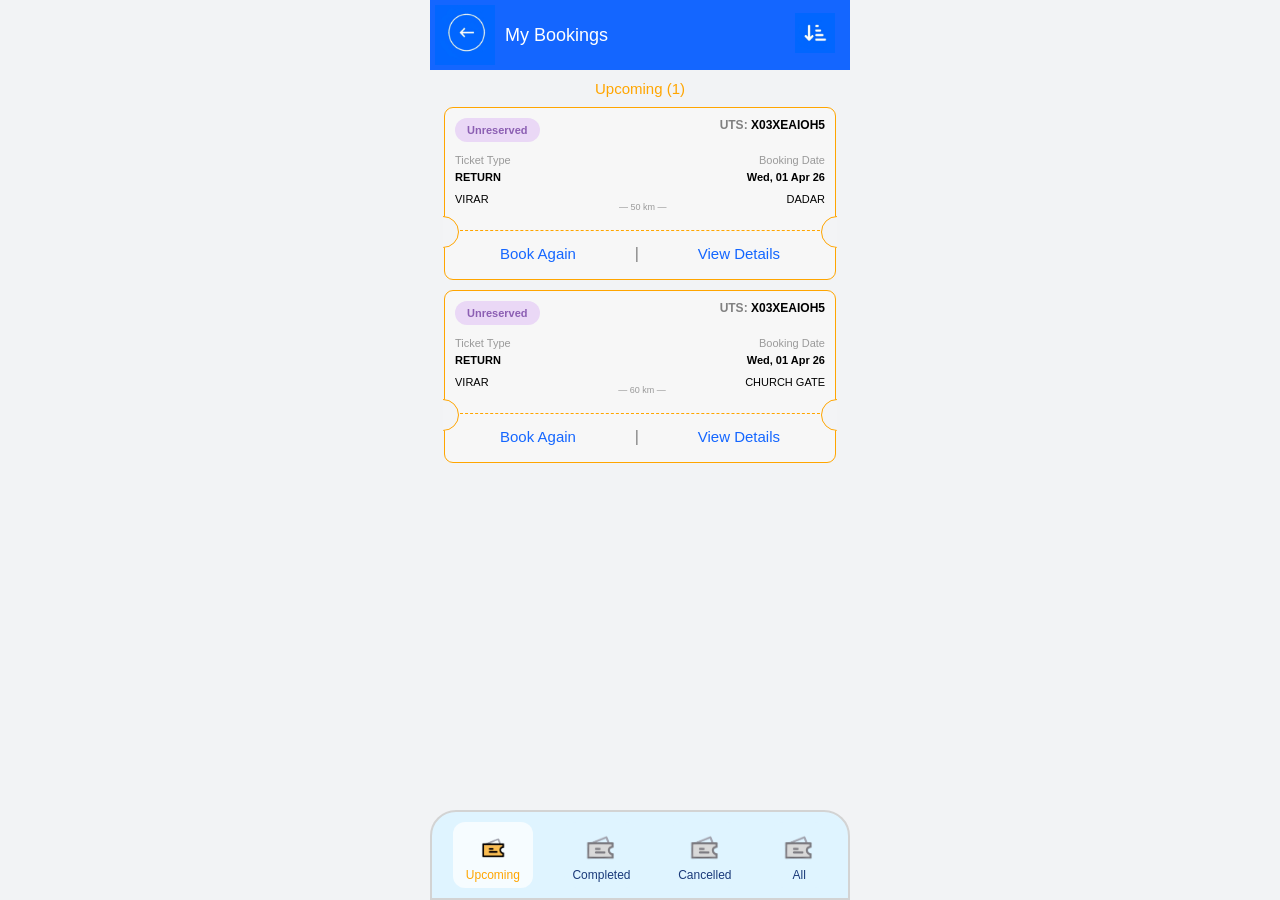
<file: Booking/upcoming.html>
<!DOCTYPE html>
<html lang="en">
<head>
    <meta charset="UTF-8">
    <meta name="viewport" content="width=device-width, initial-scale=1.0">
    <title>Completed</title>
    <link rel="stylesheet" href="../Style/upcoming.css">
    <link href='https://unpkg.com/boxicons@2.1.4/css/boxicons.min.css' rel='stylesheet'>
    <link href="https://fonts.googleapis.com/css2?family=Roboto:wght@300;400;500;700&display=swap" rel="stylesheet">
</head>

<body>

<div class="app">

    <!-- TOP BAR -->
    <div class="topbar">

        <a href="../index.html" class="back-btn">
            <img src="../image/back.jpg" class="fi2">
        </a>

        <h2>My Bookings</h2>

        <a href="#" class="filter-icon">
            <img src="../image/filter.jpg" class="fi">
        </a>

    </div>

    <!-- CONTENT -->
    <div class="content">

        <div class="status"> Upcoming (1)</div>

        <!-- TICKET 1 -->
        <div class="ticket">

            <div class="ticket-header">
                <div class="tag">Unreserved</div>
                <div class="uts"><span> UTS:</span> X03XEAIOH5</div>
            </div>

            <div class="ticket-body">

                <div>
                    <p class="label">Ticket Type</p>
                    <p class="value">RETURN</p>
                    <p class="station">VIRAR</p>
                </div>

                <div class="center">— 50 km —</div>

                <div>
                    <p class="label1">Booking Date</p>
                    <p class="value1">Wed, 01 Apr 26</p>
                    <p class="station1">DADAR</p>
                </div>

            </div>

            <div class="divider"></div>

            <div class="ticket-actions">
                <a href="book.html">Book Again</a>
                <span>|</span>
                <a href="ticket-AC-pass.html">View Details</a>
            </div>

        </div>

        <!-- TICKET 2 -->
        <div class="ticket">

            <div class="ticket-header">
                <div class="tag">Unreserved</div>
                <div class="uts"><span> UTS:</span> X03XEAIOH5</div>
            </div>

            <div class="ticket-body">

                <div>
                    <p class="label">Ticket Type</p>
                    <p class="value">RETURN</p>
                    <p class="station">VIRAR</p>
                </div>

                <div class="center">— 60 km —</div>

                <div>
                    <p class="label1">Booking Date</p>
                    <p class="value1">Wed, 01 Apr 26</p>
                    <p class="station1">CHURCH GATE</p>
                </div>

            </div>

            <div class="divider"></div>

            <div class="ticket-actions">
                <a href="book.html">Book Again</a>
                <span>|</span>
                <a href="ticket.html">View Details</a>
            </div>

        </div>

        <!-- BOTTOM NAV -->
        <div class="tabs">

            <a href="upcoming.html" class="tab">
                <img src="../image/t2.png" class="nlogo">
                <p style="color: orange;">Upcoming</p>
            </a>

            <a href="complete.html" class="tab">
                <img src="../image/t3.png" class="nlogo">
                <p>Completed</p>
            </a>

            <a href="cancel.html" class="tab">
                <img src="../image/t3.png" class="nlogo">
                <p>Cancelled</p>
            </a>

            <a href="all.html" class="tab">
                <img src="../image/t3.png" class="nlogo">
                <p>All</p>
            </a>

        </div>

    </div>
    <script src="script.js"></script>
</body>
</html>
</file>
<file: Style/index.css>
*{
margin:0;
padding:0;
box-sizing:border-box;
font-family: 'Bahnschrift Light', sans-serif;
}

body{
background:white;
display:flex;
justify-content:center;
}

.app{
width:100%;
max-width:420px;
min-height:100vh;
background:white;
}

/* TOP BAR */
.topbar{
display:flex;
justify-content:space-between;
align-items:center;
padding:15px;
position:fixed;
top:0;
left:0;
right:0;
background:white;
z-index:1000;
width:100%;
height:50px;
max-width:420px;
margin:auto;
border-radius: 25px 25px 25px 25px;
}

.custom-icon1{
width: 42px;        /* PERFECT SIZE */
height: 40px;       /* PERFECT SIZE */
}

.logo{
    position:absolute;
    left:50%;
    transform:translateX(-50%);
}

/* LOGO IMAGE SIZE */
.logo img{
    height: 45px;   /* adjust if needed */
    object-fit:contain;
}



.badge{
position:absolute;
top:-4px;
right:-4px;
background:red;
color:white;
width:18px;
height:18px;
border-radius:50%;
font-size:11px;
display:flex;
align-items:center;
justify-content:center;
}

.hello{
padding:0  16px;
margin-top:90px;
color:#1a3a7a;
font-size:10px;
font-weight:450;
}

/* SECTION TITLE */
.section-title{
font-size:15px;
font-weight:700;
color:#1a3a7a;
margin: 2px 2px 2px;
}

/* GRID */
.offer-grid{
display:grid;
grid-template-columns:repeat(4,1fr);
gap:20px 10px;
padding:0 12px;
}

/* ITEM-P */
.offer-item{
text-align:center;
font-size:12px;
color:#23376b;
font-weight:
}

/* IMAGE ICON (FIXED SIZE) */
.custom-icon{
width: 75px;        /* PERFECT SIZE */
height: 80px;       /* PERFECT SIZE */
object-fit:contain;
}

/* HEADINGS */
h2{
padding:13px;
color:#1a3a7a;
font-size: 15px;
}

/* JOURNEY */
.planner{
display:flex;
gap:12px;
padding:0 10px;
width: 100%;
}

.plan{
text-align:center;
}

.plan img{
width:123px;
height:103px;
border-radius:18px;
object-fit:cover;
}
.plan p{
font-size:14px;
color:#1a3a7a;
font-weight:300;
}



/* GRID */
.grid{
display:grid;
grid-template-columns:repeat(4,1fr);
gap:14px;
padding:0 15px;
}

.item{
text-align:center;
border-radius:16px;
padding:14px 5px;
font-size:12px;
}

/* FACTS */
.facts{
display:flex;
gap: 4px;
overflow-x:auto;
padding:0 15px;
}

.fact{
min-width:185px;
}

.fact img{
width:175px;
height:150px;
border-radius:16px;
}

.fact p{
font-size:13px;
margin-top:8px;
color:#3b4a7a;
align-items: center;
}

/* SOCIAL */
.social-h{
    margin-top: 40px;
    padding:17px;
    color:#1a3a7a;
    font-size: 19px;
}
.social{
padding:15px;
}

.social img{
width:100%;
border-radius:20px;
margin-bottom: 70px;
}

/* BOTTOM NAV */
.bottomnav{
position:fixed;
bottom:0;
min-width: 422px;
background:#1466ff;
display:flex;
justify-content:space-around;
padding:10px 0;
color:white;
}

.nlogo{
width: 35px;        /* PERFECT SIZE */
height: 25px;       /* PERFECT SIZE */
}

.nav{
text-align:center;
font-size:10px;
text-decoration: none;
color:lightblue;
}

.nav i{
font-size:24px;
}
</file>
<file: Style/complete.css>
*{
margin:0;
padding:0;
box-sizing:border-box;
font-family: 'Bahnschrift', sans-serif;
}

body{
background:#f2f3f5;
display:flex;
justify-content:center;
}

.app{
width:100%;
max-width:420px;
min-height:100vh;
background:#f2f3f5;
}

/* TOPBAR */
.topbar{
position:fixed;
top:0;
left:0;
right:0;
height:70px;
background:#1466ff;
display:flex;
align-items:center;
padding:0 15px;
color:white;
max-width:420px;
margin:auto;
z-index:1000;
}

.topbar h2{
font-size:18px;
font-weight:500;
margin-right: auto;

}

/* ICON BUTTONS */
.back-btn{
text-decoration:none;
color:white;
width:40px;
height:40px;
display:flex;
align-items:center;
justify-content:center;
border-radius:50%;
border:2px solid white;
transition:0.3s;
margin-right: 20px;
}

/* ICON SIZE */
.fi2{
width: 60px;        /* PERFECT SIZE */
height: 60px;
text-decoration: none;

}
.fi{
width: 40px;        /* PERFECT SIZE */
height: 40px;
}


/* CONTENT */
.content{
padding:90px 14px 20px;
}

.status{
text-align:center;
font-size:15px;
font-weight:400;
color:#2e8b57;
margin-top:-10px;
}

/* TICKET */
.ticket{
background:#f7f7f7;
border:1px solid #2e8b57;
border-radius:9px;
padding:10px;
margin-top:10px;
position:relative;
}



.ticket::before,
.ticket::after {
    content: "";
    position: absolute;
    top: 63%;
    width: 30px;
    height: 30px;
    border-radius: 50%;
    background: #f3f4f6;
    border: 1px solid #2e8b57;
}

/* LEFT → INNER CUT (remove inside part) */
.ticket::before {
    left: -18px;

    /* hide RIGHT half (inside side) */
    clip-path: inset(0 0 0 50%);
}

/* RIGHT → OUTER CUT (remove outside part) */
.ticket::after {
    right: -18px;

    /* hide RIGHT half (outside side) */
    clip-path: inset(0 50% 0 0);
}

/* HEADER */
.ticket-header{
display:flex;
justify-content:space-between;
margin-bottom:12px;
}

.tag{
background:#ead8f6;
color:#8c5fb3;
padding:6px 12px;
border-radius:12px;
font-size:11px;
font-weight: bold;
}

.uts{
font-size:12px;
font-weight:600;
}

span{
    color: gray;
}

/* BODY */
.ticket-body{
display:flex;
justify-content: space-between;
font-size: 11px;
}

.label{
color:#9a9a9a;
}

.value{
font-weight:600;
margin-top: 5px;
}

.station{
font-weight:400;
margin-top:10px;
}

.label1{
color:#9a9a9a;
text-align: right;
}

.value1{
font-weight:600;
text-align: right;
margin-top: 5px;
}

.station1{
font-weight:400;
margin-top:10px;
text-align: right;
}

.center{
color:#9a9a9a;
font-size: 9px;
padding: 48px;
padding-right: 20px;
}

/* DIVIDER */
.divider{
border-top:1px dashed #2e8b57;
margin:14px 0;
margin-top: -30px;
}

/* ACTIONS */
.ticket-actions{
display:flex;
justify-content:space-between;
padding:0 45px;
margin-bottom: 6px;
}

.ticket-actions a{
text-decoration:none;
color:#1466ff;
font-size:15px;
font-weight:500;
}

/* NAV */
.tabs{
position:fixed;
bottom:0;
left:0;
right:0;
width:100%;
max-width:420px;
margin:auto;
background:#dff4ff;
display:flex;
justify-content:space-around;
padding:10px 5px;
border-radius:26px 26px 0 0;
border: 2px solid lightgray;
}

/* EACH TAB */
.tab{
display:flex;
flex-direction:column;
align-items:center;
justify-content:center;
padding:6px 8px;
border-radius:12px;
text-decoration:none;
transition:0.3s;
background-color: #dff4ff;
}

/* HOVER */
.tab:hover{
background:#ffffff80;
}

/* ICON IMAGE */
.nlogo{
width:40px;
height:40px;
object-fit:contain;
}

/* TEXT */
.tab p{
font-size:12px;
margin:0;
color:gray;
}

/* ✅ ACTIVE (ADDED ONLY) */
.tab.active{
    width: 80px;
background:#f6fcff;

}

.tab.active p{
color:gray;
}
/* RESPONSIVE */
@media (max-width:360px){
.tab{ font-size:11px; }
.ticket-icon{ width:20px; }
}
</file>
<file: Style/ticket-pass.css>
/* RESET */
* {
    margin: 0;
    padding: 0;
    box-sizing: border-box;
    font-family: 'Bahnschrift', sans-serif;
}

body {
    background: #f3f4f6;
    display: flex;
    justify-content: center;
    font-family: 'Bahnschrift', sans-serif;
}

/* APP WIDTH */
.app {
    width: 100%;
    max-width: 420px;
    background: #f3f4f6;
    min-height: 100vh;
}

/* HEADER */
.header {
    background: #1466ff;
    color: white;
    padding: 18px 16px 20px 16px;
}

.header-top {
    display: flex;
    align-items: center;
    justify-content: space-between;
}

.left {
    display: flex;
    align-items: center;
}

.back {
    width: 42px;
    height: 42px;
    border: 2px solid white;
    border-radius: 50%;
    display: flex;
    align-items: center;
    justify-content: center;
    font-size: 18px;
}

.back-btn i {
    font-size: 24px;
    color: white;
    text-align: center;
    margin-top: 2px;
}

.fi2{
width: 71px;        /* PERFECT SIZE */
height: 71px;
margin-top: 6px;
text-decoration: none;
}

.title {
    font-size: 17px;
    font-weight: 500;
    margin-left: 12px;
}

.mobile {
    font-size: 10px;
    opacity: 0.9;
    margin-top: 3px;
    margin-left: 12px;
}

.share {
    width: 42px;
    height: 42px;
    display: flex;
    align-items: center;
    justify-content: center;
    cursor: pointer;
}

.share svg {
    width: 22px;
    height: 22px;
    color: white;
    font-weight: bold;
}

/* MESSAGE */
.msg {
    background: white;
    padding: 12px 16px;
    font-size: 12px;
    font-weight:300;
    color: grey;
}

/* DYNAMIC */
.dynamic {
    background: #0d0d0d;
    margin: 14px;
    border-radius: 16px 16px 0 0;
    padding: 22px;
    color: white;
    text-align: center;
    position: relative;
    animation: glow 2.5s infinite alternate;
    margin-bottom: -11px;
    overflow: hidden;
    /* important */
}

/* TOP PURPLE LINE */
.dynamic::before {
    content: "";
    position: absolute;
    top: 0;
    left: 0;
    width: 100%;
    height: 15px;
    background: #69f8c8;
}

.dynamic::after {
    content: "";
    position: absolute;
    bottom: 0;
    left: 0;
    width: 100%;
    height: 5px;

    background: linear-gradient(90deg,
#69f8c8 0%,
        #69f8c8 5%,   /* only 10% fill */
        white 5%,
        white 100%)
}

.div {
    font-size: 16px;
    margin-top: 8px;
    color:white;
        letter-spacing: 1px;
}

/* TIMER CONTAINER */
.timer {
    display: flex;
    justify-content: center;
    align-items: center;
    font-size: 36px;
    font-weight: 700;
    color: #ff3b30;
    gap: 6px;
    margin-top: 8px;
}

.tb{
font-size: 12px;
color:gray;
margin-top: 5px;
}

/* digit container */
.digit {
    height: 55px;
    overflow: hidden;
    position: relative;
}

/* inner scroll */
.digit-inner {
    display: flex;
    flex-direction: column;
    transition: transform 0.5s ease-in-out;
}

/* each number */
.num {
    height: 55px;
    display: flex;
    align-items: center;
    justify-content: center;
}

.booking-time {
    font-size: 24px;
    font-weight:450;
    color: #ff9c00;
    margin: 6px 0;
    letter-spacing: 1px;
}

.sort{
font-size:11px;
margin-top:6px;
color:rgb(249, 242, 228);
font-weight:300;
letter-spacing: 1px;
}

.sort1{
font-size:11px;
margin-top:1px;
color:rgb(249, 242, 228);
font-weight:300;
letter-spacing: 1px;
}
/* COMMON STYLE */
.rail-left,
.rail-right {
    position: absolute;
    top: 50%;
    transform: translateY(-50%) rotate(-90deg);

    letter-spacing: 2px;
    opacity: 0.8;
    color: rgb(169, 169, 169);

    /* Center text properly */
    display: flex;
    align-items: center;
    justify-content: center;
    text-align: center;

    /* Full length line */
    width: 240px;
}

/* LEFT SIDE */
.rail-left {
    left: -100px;
    padding-bottom: 6px;
    font-weight: bold;
    font-size: 13px;

    /* REMOVE default border */
    border-bottom: none;

    /* CUSTOM DASHED LINE */
    background: repeating-linear-gradient(
        to right,
        #ddd 0px,
        #ddd 10px,        /* dash size */
        transparent 6px,
        transparent 12px /* gap */
    );
    background-size: 93% 1.5px; /* thin line */
    background-position: left bottom ;
    background-repeat: no-repeat;
}

/* RIGHT SIDE */
.rail-right {
    right: -100px;
    padding-top: 6px;
    font-weight: bold;
    font-size: 16px;

    /* REMOVE default border */
    border-top: none;

    /* CUSTOM DASHED LINE */
    background: repeating-linear-gradient(
        to right,
        #ddd 0px,
        #ddd 10px,
        transparent 6px,
        transparent 12px
    );
    background-size: 93% 1.5px; /* thin line */
    background-position: left top;
    background-repeat: no-repeat;
}

/* TICKET */
.ticket {
    background: white;
    margin: 15px;
    padding: 1px;
    border-radius: 0 0 22px 22px;
    position: relative;
}

.ticket::before {
    content: "";
    position: absolute;
    top: 0;
    left: 0;
    width: 100%;
    height: 15px;
    background: #c896f7;
}

.ticket:before,
.ticket:after {
    content: "";
    position: absolute;
    width: 32px;
    height: 32px;
    background: #f3f4f6;
    border-radius: 50%;
    top: 63.5%;
    transform: translateY(-50%);
}

.ticket:before {
    left: -16px;
}

.ticket:after {
    right: -16px;
}

/* BOTTOM STRIP */
.bottom-strip {
    position: absolute;
    bottom: 0;
    left: 0;
    width: 100%;
    height: 15px;
    background:  #69f8c8;
    border-radius: 0 0 22px 22px;
}

.row {
    display: flex;
    justify-content: space-between;
    margin: 15px 10px;
}

.t {
    font-size: 15px;
    padding: -10px;
    margin-bottom: 12px;
}

.tid {
    font-size: 14px;
    font-weight: 490;
    margin-bottom: 12px;
}

.station {
    color: black;
    font-size: 14px;
    text-align: right;
}

.center {
    color: #888;
    font-size: 11px;
}

.label {
    color: #777;
    font-size: 14px;
}

.label2 {
    color: #777;
    font-size: 14px;
    text-align: right;
}

.label3 {
    color: black;
    font-size: 14px;
    text-align: left;
}

.price p{
    margin-bottom: 10px;
    margin-left: 10px;
    font-size: 12.5px;
    font-weight: 400;
}

.passenger {
    border-top: 1px dashed #ddd;
    margin-top: 14px;
    padding-top: 14px;
}

/* NOTE */
.note {
    background: #ffe6e6;
    margin: 14px;
    padding: 12px;
    border-radius: 10px;
    color: #c43;
    font-size: 12px;
    text-align: center;
}

/* BUTTON */
.btn {
    background: #1e6ae1;
    color: white;
    margin: 14px;
    padding: 14px;
    border-radius: 28px;
    text-align: center;
    font-size: 16px;
}

/* QR */
.qr {
    display: flex;
    justify-content: center;
    background: rgb(241, 240, 240);
     margin-bottom: 10px;
}

.qr img {
    width: 240px;
   
}

/* INFO */
.info {
    background: white;
    padding: 16px;
    margin-bottom: 50px;
    margin-top: 10px;
}

.info h3 {
    margin-bottom: 10px;
    font-size:14px;
}

.info p {
    margin: 8px 0;
    font-size: 12px;
    color: #444;
}

.four {
    font-family: Bahnschrift, "Segoe UI", sans-serif;
}
</file>
<file: Style/ticket.css>
/* RESET */
* {
    margin: 0;
    padding: 0;
    box-sizing: border-box;
    font-family: 'Bahnschrift', sans-serif;
}

body {
    background: #f3f4f6;
    display: flex;
    justify-content: center;
    font-family: 'Bahnschrift', sans-serif;
}

/* APP WIDTH */
.app {
    width: 100%;
    max-width: 420px;
    background: #f3f4f6;
    min-height: 100vh;
}

/* HEADER */
.header {
    background: #1466ff;
    color: white;
    padding: 18px 16px 20px 16px;
}

.header-top {
    display: flex;
    align-items: center;
    justify-content: space-between;
}

.left {
    display: flex;
    align-items: center;
}

.back {
    width: 42px;
    height: 42px;
    border: 2px solid white;
    border-radius: 50%;
    display: flex;
    align-items: center;
    justify-content: center;
    font-size: 18px;
}

.back-btn i {
    font-size: 24px;
    color: white;
    text-align: center;
    margin-top: 2px;
}

.fi2{
width: 71px;        /* PERFECT SIZE */
height: 71px;
margin-top: 6px;
text-decoration: none;
}

.title {
    font-size: 17px;
    font-weight: 500;
    margin-left: 12px;
}

.mobile {
    font-size: 10px;
    opacity: 0.9;
    margin-top: 3px;
    margin-left: 12px;
}

.share {
    width: 42px;
    height: 42px;
    display: flex;
    align-items: center;
    justify-content: center;
    cursor: pointer;
}

.share svg {
    width: 22px;
    height: 22px;
    color: white;
    font-weight: bold;
}

/* MESSAGE */
.msg {
    background: white;
    padding: 12px 16px;
    font-size: 12px;
    font-weight:300;
    color: grey;
}

/* DYNAMIC */
.dynamic {
    background: #0d0d0d;
    margin: 14px;
    border-radius: 16px 16px 0 0;
    padding: 22px;
    color: white;
    text-align: center;
    position: relative;
    animation: glow 2.5s infinite alternate;
    margin-bottom: -11px;
    overflow: hidden;
    /* important */
}

/* TOP PURPLE LINE */
.dynamic::before {
    content: "";
    position: absolute;
    top: 0;
    left: 0;
    width: 100%;
    height: 15px;
    background: #8a7af1;
}

.dynamic::after {
    content: "";
    position: absolute;
    bottom: 0;
    left: 0;
    width: 100%;
    height: 5px;

    background: linear-gradient(90deg,
#8a7af1 0%,
        #8a7af1 50%,   /* only 10% fill */
        white 50%,
        white 100%)
}

.div {
    font-size: 16px;
    margin-top: 8px;
    color:white;
        letter-spacing: 1px;
}

/* TIMER CONTAINER */
.timer {
    display: flex;
    justify-content: center;
    align-items: center;
    font-size: 36px;
    font-weight: 700;
    color: #ff3b30;
    gap: 6px;
    margin-top: 8px;
}

.tb{
font-size: 12px;
color:gray;
margin-top: 5px;
}

/* digit container */
.digit {
    height: 55px;
    overflow: hidden;
    position: relative;
}

/* inner scroll */
.digit-inner {
    display: flex;
    flex-direction: column;
    transition: transform 0.5s ease-in-out;
}

/* each number */
.num {
    height: 55px;
    display: flex;
    align-items: center;
    justify-content: center;
}

.booking-time {
    font-size: 24px;
    font-weight:450;
    color: #ff9c00;
    margin: 6px 0;
    letter-spacing: 1px;
}

.sort{
font-size:11px;
margin-top:6px;
color:rgb(249, 242, 228);
font-weight:300;
letter-spacing: 1px;
}

.sort1{
font-size:11px;
margin-top:1px;
color:rgb(249, 242, 228);
font-weight:300;
letter-spacing: 1px;
}
/* COMMON STYLE */
.rail-left,
.rail-right {
    position: absolute;
    top: 50%;
    transform: translateY(-50%) rotate(-90deg);

    letter-spacing: 2px;
    opacity: 0.8;
    color: rgb(169, 169, 169);

    /* Center text properly */
    display: flex;
    align-items: center;
    justify-content: center;
    text-align: center;

    /* Full length line */
    width: 240px;
}

/* LEFT SIDE */
.rail-left {
    left: -100px;
    padding-bottom: 6px;
    font-weight: bold;
    font-size: 13px;

    /* REMOVE default border */
    border-bottom: none;

    /* CUSTOM DASHED LINE */
    background: repeating-linear-gradient(
        to right,
        #ddd 0px,
        #ddd 10px,        /* dash size */
        transparent 6px,
        transparent 12px /* gap */
    );
    background-size: 90.5% 1.5px; /* thin line */
    background-position: left bottom ;
    background-repeat: no-repeat;
}

/* RIGHT SIDE */
.rail-right {
    right: -100px;
    padding-top: 6px;
    font-weight: bold;
    font-size: 16px;

    /* REMOVE default border */
    border-top: none;

    /* CUSTOM DASHED LINE */
    background: repeating-linear-gradient(
        to right,
        #ddd 0px,
        #ddd 10px,
        transparent 6px,
        transparent 12px
    );
    background-size: 90.5% 1.5px; /* thin line */
    background-position: left top;
    background-repeat: no-repeat;
}

/* TICKET */
.ticket {
    background: white;
    margin: 15px;
    padding: 1px;
    border-radius: 0 0 22px 22px;
    position: relative;
}

.ticket::before {
    content: "";
    position: absolute;
    top: 0;
    left: 0;
    width: 100%;
    height: 15px;
    background: #c896f7;
}

.ticket:before,
.ticket:after {
    content: "";
    position: absolute;
    width: 32px;
    height: 32px;
    background: #f3f4f6;
    border-radius: 50%;
    top: 82.5%;
    transform: translateY(-50%);
}

.ticket:before {
    left: -16px;
}

.ticket:after {
    right: -16px;
}

/* BOTTOM STRIP */
.bottom-strip {
    position: absolute;
    bottom: 0;
    left: 0;
    width: 100%;
    height: 15px;
    background:  #8a7af1;
    border-radius: 0 0 22px 22px;
}

.row {
    display: flex;
    justify-content: space-between;
    margin: 15px 10px;
}

.t {
    font-size: 15px;
    padding: -10px;
    margin-bottom: 12px;
}

.tid {
    font-size: 14px;
    font-weight: 490;
    margin-bottom: 12px;
}

.station {
    color: black;
    font-size: 14px;
    text-align: right;
}

.center {
    color: #888;
    font-size: 11px;
}

.label {
    color: #777;
    font-size: 14px;
}

.label2 {
    color: #777;
    font-size: 14px;
    text-align: right;
}

.label3 {
    color: black;
    font-size: 14px;
    text-align: left;
}

.price p{
    margin-top: 0px;
    margin-left: 10px;
    font-size: 12.5px;
    font-weight: 400;
}

.passenger {
    border-top: 1px dashed #ddd;
    margin-top: 14px;
    padding-top: 14px;
}

.valid {
    font-size: 11px;
    color: #777;
    margin-left: 10px;text-align: left;
    margin-bottom: 20px;
}

/* NOTE */
.note {
    background: #ffe6e6;
    margin: 14px;
    padding: 12px;
    border-radius: 10px;
    color: #c43;
    font-size: 14px;
    text-align: center;
}

/* BUTTON */
.btn {
    background: white;
    color: #1e6ae1;
    margin: 14px;
    padding: 14px;
    border-radius: 28px;
    border: 1px solid #1e6ae1;
    text-align: center;
    font-size: 14px;
    letter-spacing: 1px;
}

/* QR */
.qr {
    display: flex;
    justify-content: center;
    background: rgb(241, 240, 240);
     margin-bottom: 10px;
}

.qr img {
    width: 240px;
   
}

/* INFO */
.info {
    background: white;
    padding: 16px;
    margin-bottom: 50px;
    margin-top: 10px;
}

.info h3 {
    margin-bottom: 10px;
    font-size:14px;
}

.info p {
    margin: 8px 0;
    font-size: 12px;
    color: #444;
}
</file>
<file: Style/upcoming.css>
*{
margin:0;
padding:0;
box-sizing:border-box;
font-family: 'Bahnschrift', sans-serif;
}

body{
background:#f2f3f5;
display:flex;
justify-content:center;
}

.app{
width:100%;
max-width:420px;
min-height:100vh;
background:#f2f3f5;
}

/* TOPBAR */
.topbar{
position:fixed;
top:0;
left:0;
right:0;
height:70px;
background:#1466ff;
display:flex;
align-items:center;
padding:0 15px;
color:white;
max-width:420px;
margin:auto;
z-index:1000;
}

.topbar h2{
font-size:18px;
font-weight:500;
margin-right: auto;

}

/* ICON BUTTONS */
.back-btn{
text-decoration:none;
color:white;
width:40px;
height:40px;
display:flex;
align-items:center;
justify-content:center;
border-radius:50%;
border:2px solid white;
transition:0.3s;
margin-right: 20px;
}

/* ICON SIZE */
.fi2{
width: 60px;        /* PERFECT SIZE */
height: 60px;
text-decoration: none;

}
.fi{
width: 40px;        /* PERFECT SIZE */
height: 40px;
}


/* CONTENT */
.content{
padding:90px 14px 20px;
}

.status{
text-align:center;
font-size:15px;
font-weight:400;
color:orange;
margin-top:-10px;
}

/* TICKET */
.ticket{
background:#f7f7f7;
border:1px solid orange;
border-radius:9px;
padding:10px;
margin-top:10px;
position:relative;
}



.ticket::before,
.ticket::after {
    content: "";
    position: absolute;
    top: 63%;
    width: 30px;
    height: 30px;
    border-radius: 50%;
    background: #f3f4f6;
    border: 1px solid orange;
}

/* LEFT → INNER CUT (remove inside part) */
.ticket::before {
    left: -18px;

    /* hide RIGHT half (inside side) */
    clip-path: inset(0 0 0 50%);
}

/* RIGHT → OUTER CUT (remove outside part) */
.ticket::after {
    right: -18px;

    /* hide RIGHT half (outside side) */
    clip-path: inset(0 50% 0 0);
}

/* HEADER */
.ticket-header{
display:flex;
justify-content:space-between;
margin-bottom:12px;
}

.tag{
background:#ead8f6;
color:#8c5fb3;
padding:6px 12px;
border-radius:12px;
font-size:11px;
font-weight: bold;
}

.uts{
font-size:12px;
font-weight:600;
}

span{
    color: gray;
}

/* BODY */
.ticket-body{
display:flex;
justify-content: space-between;
font-size: 11px;
}

.label{
color:#9a9a9a;
}

.value{
font-weight:600;
margin-top: 5px;
}

.station{
font-weight:400;
margin-top:10px;
}

.label1{
color:#9a9a9a;
text-align: right;
}

.value1{
font-weight:600;
text-align: right;
margin-top: 5px;
}

.station1{
font-weight:400;
margin-top:10px;
text-align: right;
}

.center{
color:#9a9a9a;
font-size: 9px;
padding: 48px;
padding-right: 20px;
}

/* DIVIDER */
.divider{
border-top:1px dashed orange;
margin:14px 0;
margin-top: -30px;
}

/* ACTIONS */
.ticket-actions{
display:flex;
justify-content:space-between;
padding:0 45px;
margin-bottom: 6px;
}

.ticket-actions a{
text-decoration:none;
color:#1466ff;
font-size:15px;
font-weight:500;
}

/* NAV */
.tabs{
position:fixed;
bottom:0;
left:0;
right:0;
width:100%;
max-width:420px;
margin:auto;
background:#dff4ff;
display:flex;
justify-content:space-around;
padding:10px 5px;
border-radius:26px 26px 0 0;
border: 2px solid lightgray;
}

/* EACH TAB */
.tab{
display:flex;
flex-direction:column;
align-items:center;
justify-content:center;
padding:6px 8px;
border-radius:12px;
text-decoration:none;
transition:0.3s;
background-color: #dff4ff;
}

/* HOVER */
.tab:hover{
background:#ffffff80;
}

/* ICON IMAGE */
.nlogo{
width:40px;
height:40px;
object-fit:contain;
}

/* TEXT */
.tab p{
font-size:12px;
margin:0;
color:#1a3a7a;
}

/* ✅ ACTIVE (ADDED ONLY) */
.tab.active{
    width: 80px;
background:#f6fcff;

}
/* RESPONSIVE */
@media (max-width:360px){
.tab{ font-size:11px; }
.ticket-icon{ width:20px; }
}
</file>
